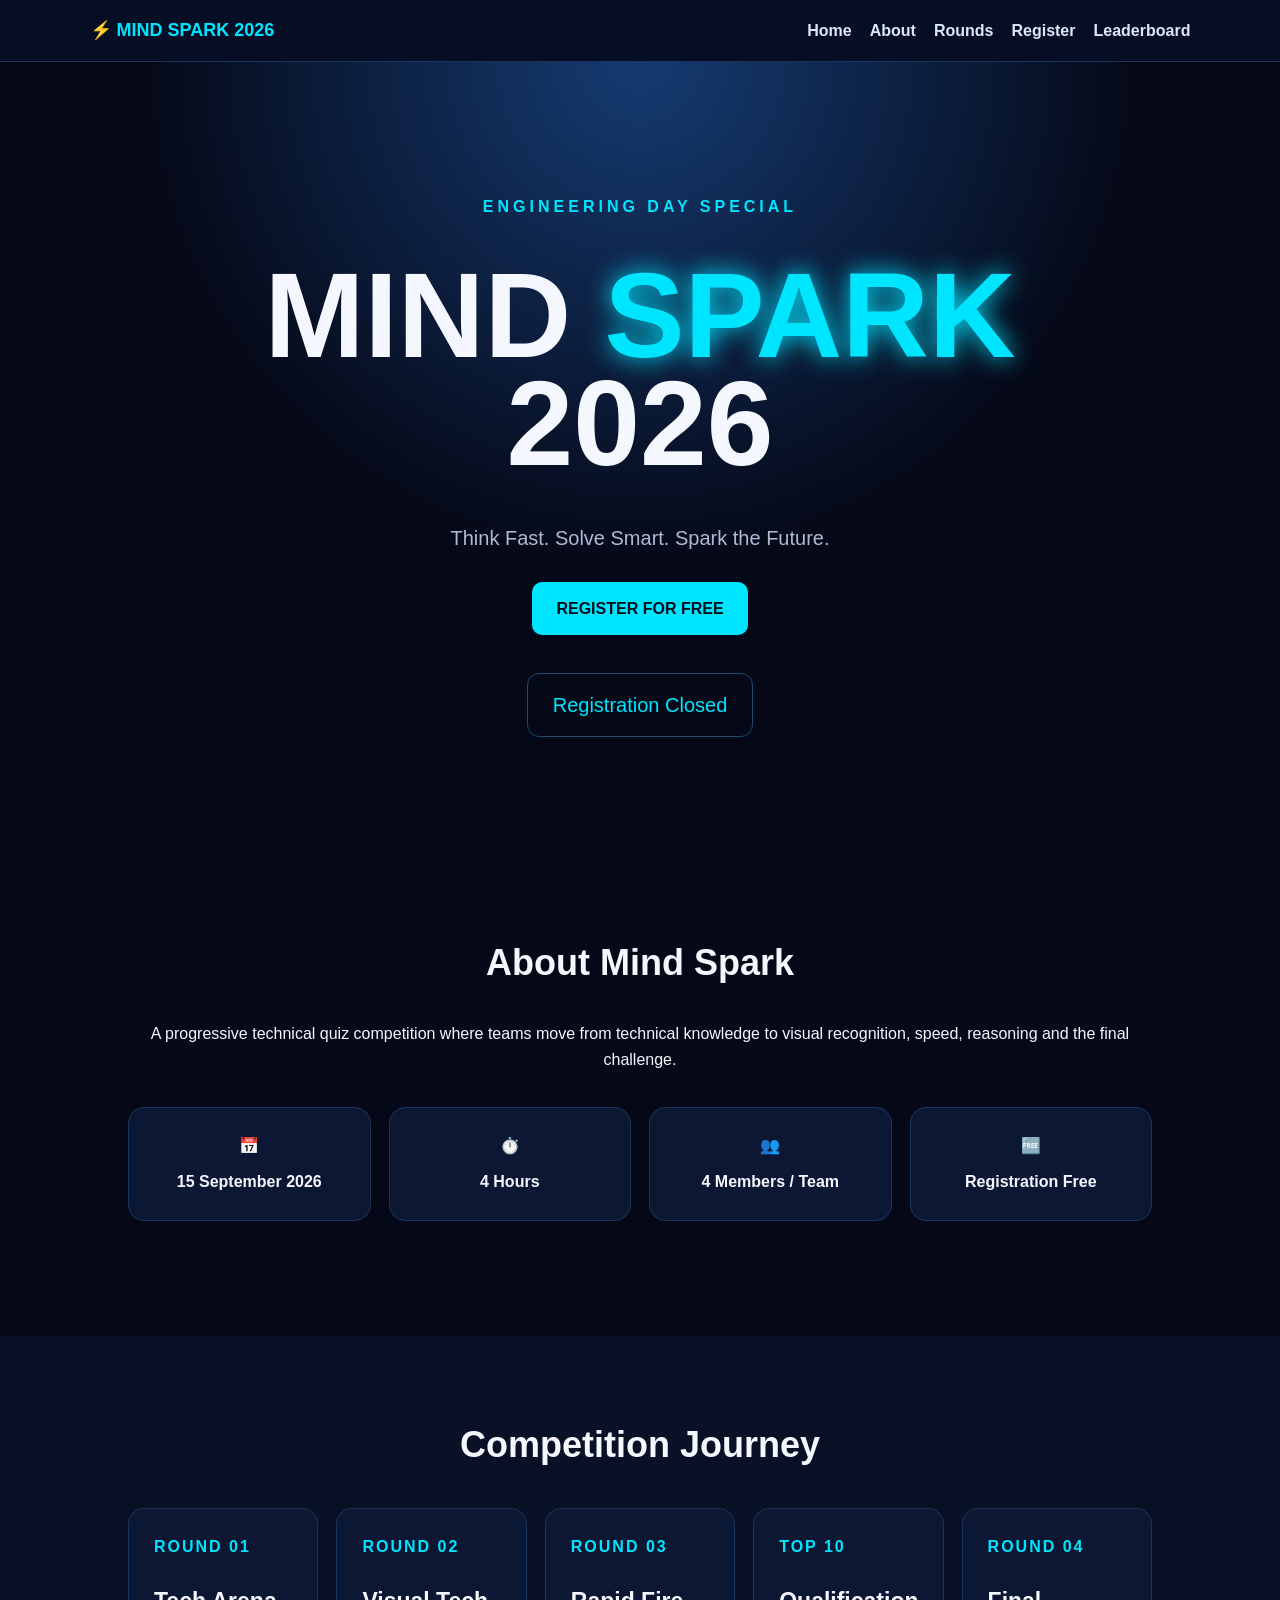
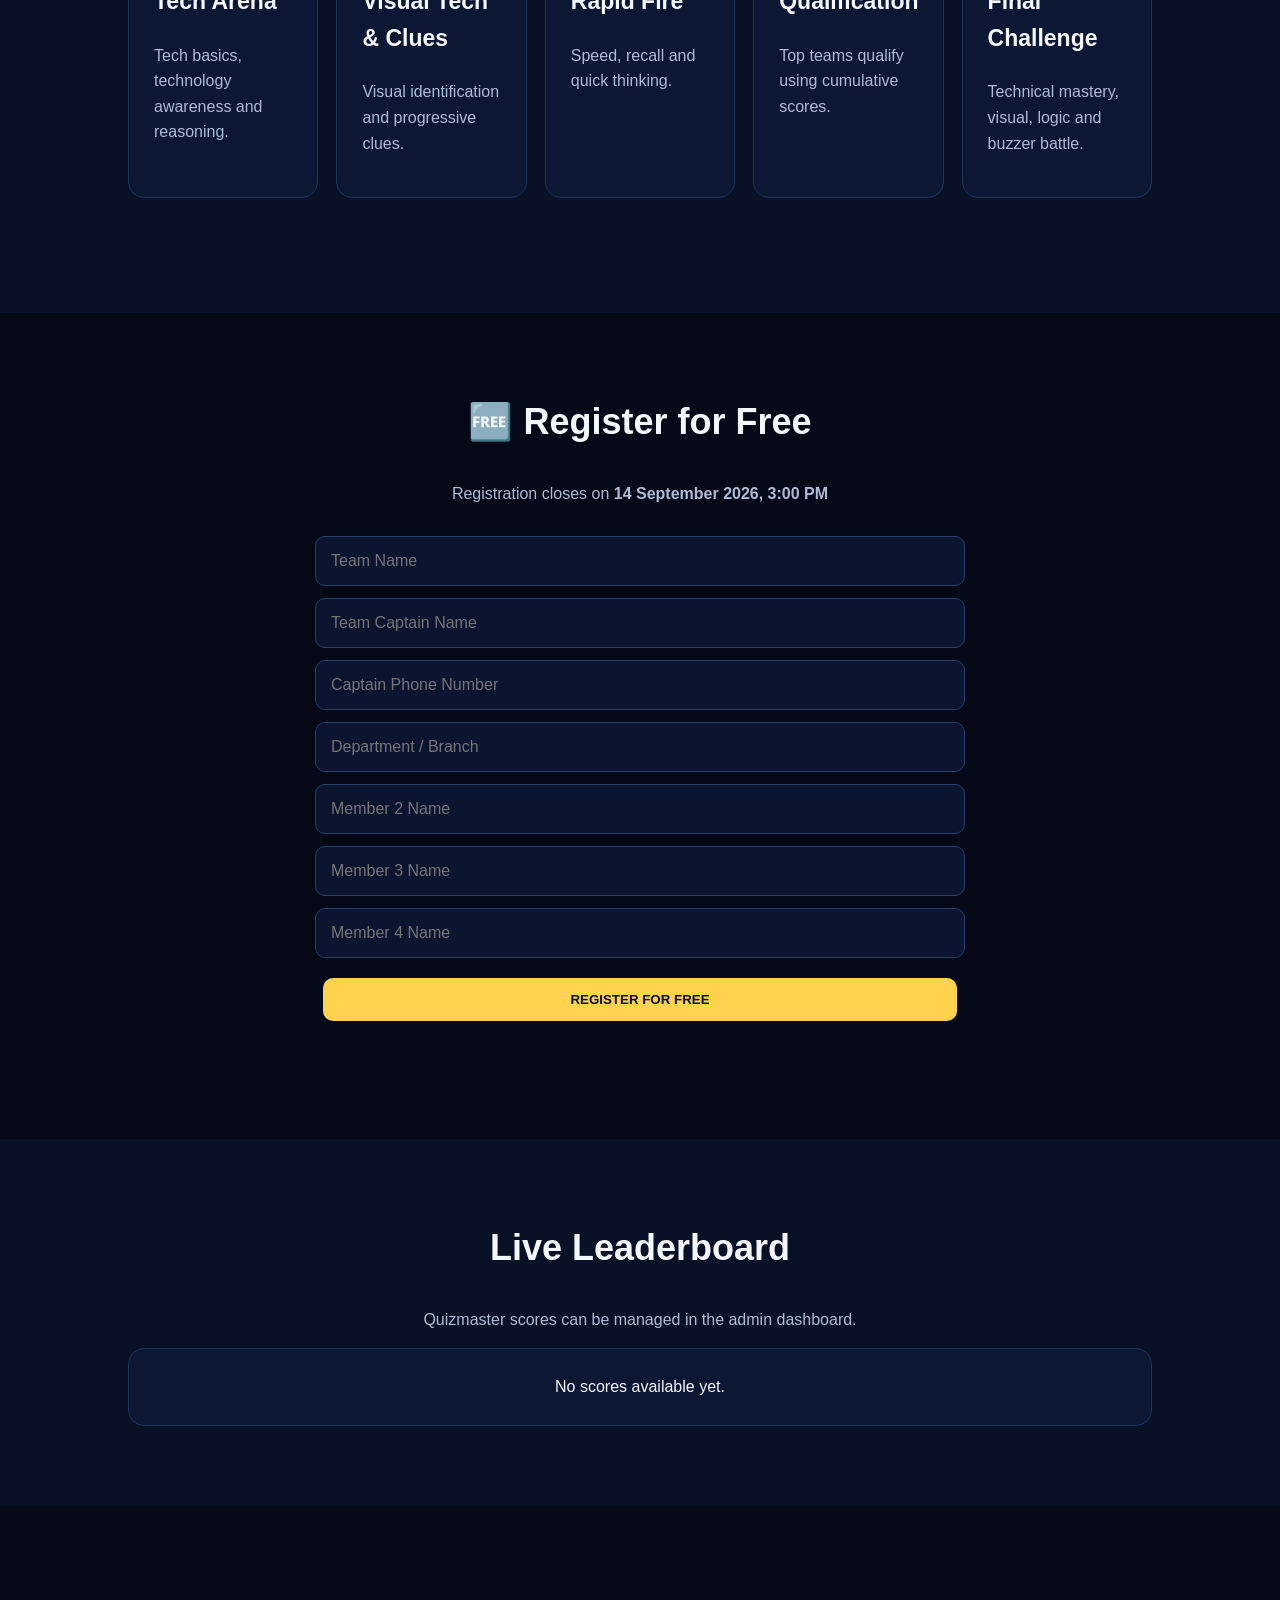
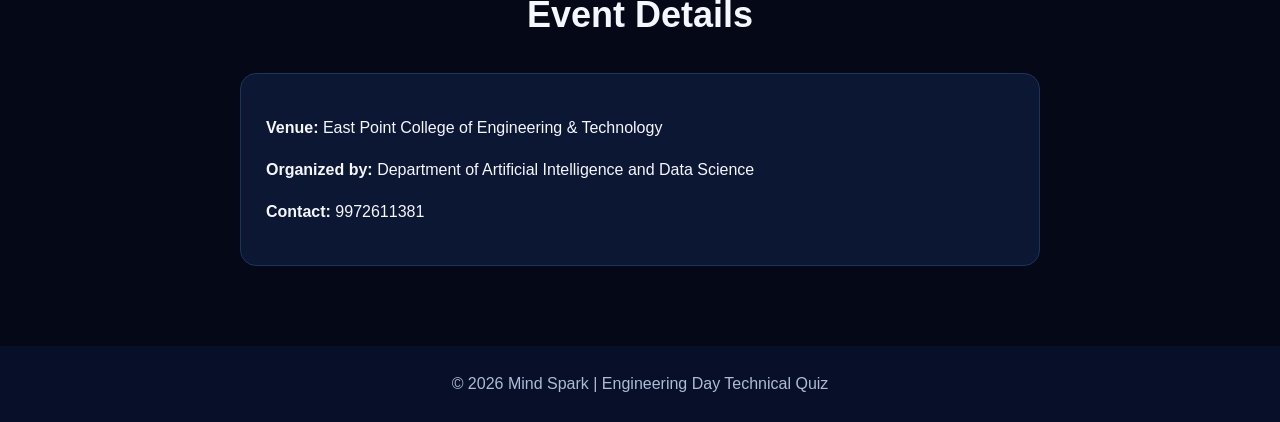
<file: Mind_Spark_2026_ONE_FILE.html>
<!doctype html><html><head><meta charset="utf-8"><meta name="viewport" content="width=device-width,initial-scale=1"><title>Mind Spark 2026</title><style>*{box-sizing:border-box}html{scroll-behavior:smooth}body{margin:0;font-family:Arial,sans-serif;background:#050816;color:#f5f7ff;line-height:1.6}nav{position:sticky;top:0;z-index:5;padding:16px 7%;display:flex;justify-content:space-between;gap:20px;align-items:center;background:#071028e8;border-bottom:1px solid #19345c}nav b{color:#00e5ff;font-size:18px}nav a{color:#dce6ff;text-decoration:none;margin-left:18px;font-weight:bold}section{padding:80px 10%;text-align:center}.hero{min-height:88vh;display:flex;flex-direction:column;align-items:center;justify-content:center;background:radial-gradient(circle at top,#153b72,transparent 50%),#050816}.tag{color:#00e5ff;letter-spacing:4px;font-weight:bold}.hero h1{font-size:clamp(55px,10vw,120px);line-height:.9;margin:25px 0}.hero span{color:#00e5ff;text-shadow:0 0 25px #00e5ff}.hero>p:not(.tag){color:#aebbd5;font-size:20px}.btn,button{display:inline-block;border:0;border-radius:10px;padding:14px 24px;background:#00e5ff;color:#04101b;font-weight:900;text-decoration:none;cursor:pointer;margin:8px}.count{margin-top:30px;padding:15px 25px;border:1px solid #1d4b6f;border-radius:12px;color:#00e5ff;font-size:20px}.dark{background:#091126}h2{font-size:36px;margin-top:0}.info,.cards{display:grid;grid-template-columns:repeat(auto-fit,minmax(180px,1fr));gap:18px;max-width:1100px;margin:35px auto}.info div,.cards article,.details,#leaderboardBox{background:#0c1733;border:1px solid #1b345c;border-radius:16px;padding:25px}.info b{display:block;margin-top:10px}.cards article{text-align:left}.cards b{color:#00e5ff;letter-spacing:2px}.cards h3{font-size:23px}.cards p,.muted{color:#aebbd5}form{max-width:650px;margin:30px auto;display:grid;gap:12px}input{padding:15px;border-radius:10px;border:1px solid #23426b;background:#0b1530;color:white;font-size:16px}form button{background:#ffd34d}.details{max-width:800px;margin:auto;text-align:left}.admin{padding:60px 8%;max-width:1200px;margin:auto}.admin-team{display:grid;grid-template-columns:1.5fr repeat(4,1fr);gap:8px;align-items:center;background:#0c1733;padding:14px;margin:10px 0;border-radius:10px}.admin-team input{width:100%;padding:10px}.winner{background:#0c1733;border-radius:14px;padding:20px;margin:15px 0;border:1px solid #ffd34d}footer{text-align:center;padding:25px;background:#071028;color:#aebbd5}@media(max-width:700px){nav{flex-direction:column}nav a{margin:4px}.admin-team{grid-template-columns:1fr 1fr}.hero{min-height:80vh}section{padding:60px 6%}}</style></head><body>
<nav><b>⚡ MIND SPARK 2026</b><div><a href="#home">Home</a><a href="#about">About</a><a href="#rounds">Rounds</a><a href="#register">Register</a><a href="#leaderboard">Leaderboard</a></div></nav>
<section id="home" class="hero"><p class="tag">ENGINEERING DAY SPECIAL</p><h1>MIND <span>SPARK</span><br>2026</h1><p>Think Fast. Solve Smart. Spark the Future.</p><a class="btn" href="#register">REGISTER FOR FREE</a><div class="count" id="countdown">Loading countdown...</div></section>
<section id="about"><h2>About Mind Spark</h2><p>A progressive technical quiz competition where teams move from technical knowledge to visual recognition, speed, reasoning and the final challenge.</p><div class="info"><div>📅<b>15 September 2026</b></div><div>⏱️<b>4 Hours</b></div><div>👥<b>4 Members / Team</b></div><div>🆓<b>Registration Free</b></div></div></section>
<section id="rounds" class="dark"><h2>Competition Journey</h2><div class="cards"><article><b>ROUND 01</b><h3>Tech Arena</h3><p>Tech basics, technology awareness and reasoning.</p></article><article><b>ROUND 02</b><h3>Visual Tech & Clues</h3><p>Visual identification and progressive clues.</p></article><article><b>ROUND 03</b><h3>Rapid Fire</h3><p>Speed, recall and quick thinking.</p></article><article><b>TOP 10</b><h3>Qualification</h3><p>Top teams qualify using cumulative scores.</p></article><article><b>ROUND 04</b><h3>Final Challenge</h3><p>Technical mastery, visual, logic and buzzer battle.</p></article></div></section>
<section id="register"><h2>🆓 Register for Free</h2><p class="muted">Registration closes on <b>14 September 2026, 3:00 PM</b></p><form id="registrationForm"><input id="team" placeholder="Team Name" required><input id="captain" placeholder="Team Captain Name" required><input id="phone" placeholder="Captain Phone Number" required><input id="department" placeholder="Department / Branch" required><input id="member2" placeholder="Member 2 Name" required><input id="member3" placeholder="Member 3 Name" required><input id="member4" placeholder="Member 4 Name" required><button>REGISTER FOR FREE</button></form><div id="registrationMessage"></div></section>
<section id="leaderboard" class="dark"><h2>Live Leaderboard</h2><p class="muted">Quizmaster scores can be managed in the admin dashboard.</p><div id="leaderboardBox">No scores available yet.</div></section>
<section><h2>Event Details</h2><div class="details"><p><b>Venue:</b> East Point College of Engineering & Technology</p><p><b>Organized by:</b> Department of Artificial Intelligence and Data Science</p><p><b>Contact:</b> 9972611381</p></div></section>
<footer>© 2026 Mind Spark | Engineering Day Technical Quiz</footer><script>const deadline=new Date('2026-09-14T15:00:00+05:30');function tick(){const d=deadline-new Date();if(d<=0){document.getElementById('countdown').textContent='Registration Closed';return}const x=Math.floor(d/86400000),h=Math.floor(d/3600000)%24,m=Math.floor(d/60000)%60,s=Math.floor(d/1000)%60;document.getElementById('countdown').textContent=`Registration closes in ${x}d ${h}h ${m}m ${s}s`}setInterval(tick,1000);tick();document.getElementById('registrationForm').addEventListener('submit',e=>{e.preventDefault();let teams=JSON.parse(localStorage.getItem('mindSparkTeams')||'[]');if(teams.length>=30){alert('Registration limit reached.');return}const id='T'+String(teams.length+1).padStart(2,'0');teams.push({id,name:team.value,captain:captain.value,phone:phone.value,department:department.value,members:[captain.value,member2.value,member3.value,member4.value],r1:0,r2:0,r3:0,r4:0});localStorage.setItem('mindSparkTeams',JSON.stringify(teams));document.getElementById('registrationMessage').innerHTML=`<h3>Registration Successful! 🎉</h3><p>Your Team ID is <b>${id}</b>. Registration is FREE.</p>`;e.target.reset()});</script></body></html>
</file>
